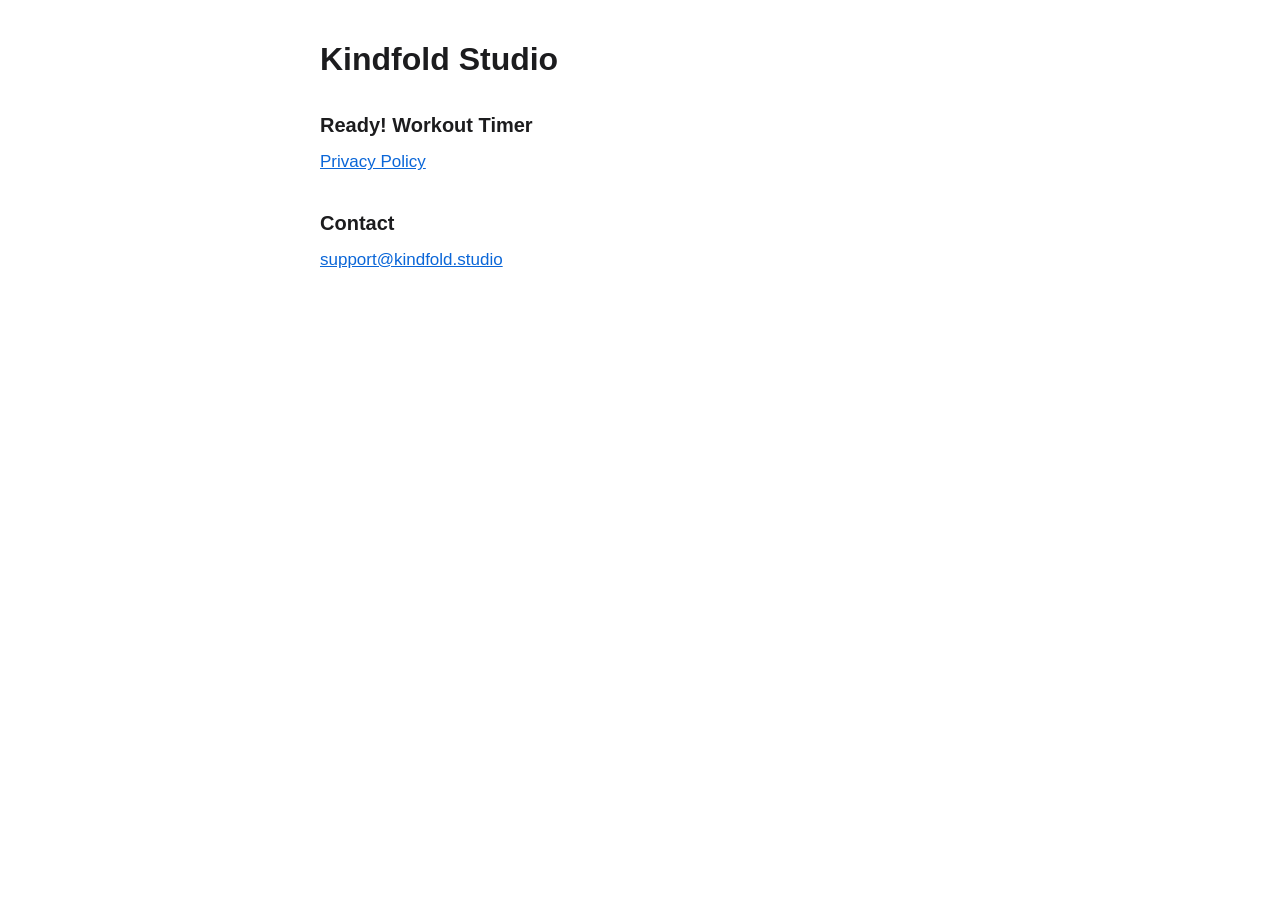
<file: index.html>
<!doctype html>
<html lang="en">
<head>
<meta charset="utf-8">
<meta name="viewport" content="width=device-width, initial-scale=1">
<title>Kindfold Studio</title>
<link rel="stylesheet" href="/style.css">
</head>
<body>
<main>
<h1>Kindfold Studio</h1>

<h2>Ready! Workout Timer</h2>
<p><a href="/ready/privacy/">Privacy Policy</a></p>

<h2>Contact</h2>
<p><a href="mailto:support@kindfold.studio">support@kindfold.studio</a></p>
</main>
</body>
</html>
</file>
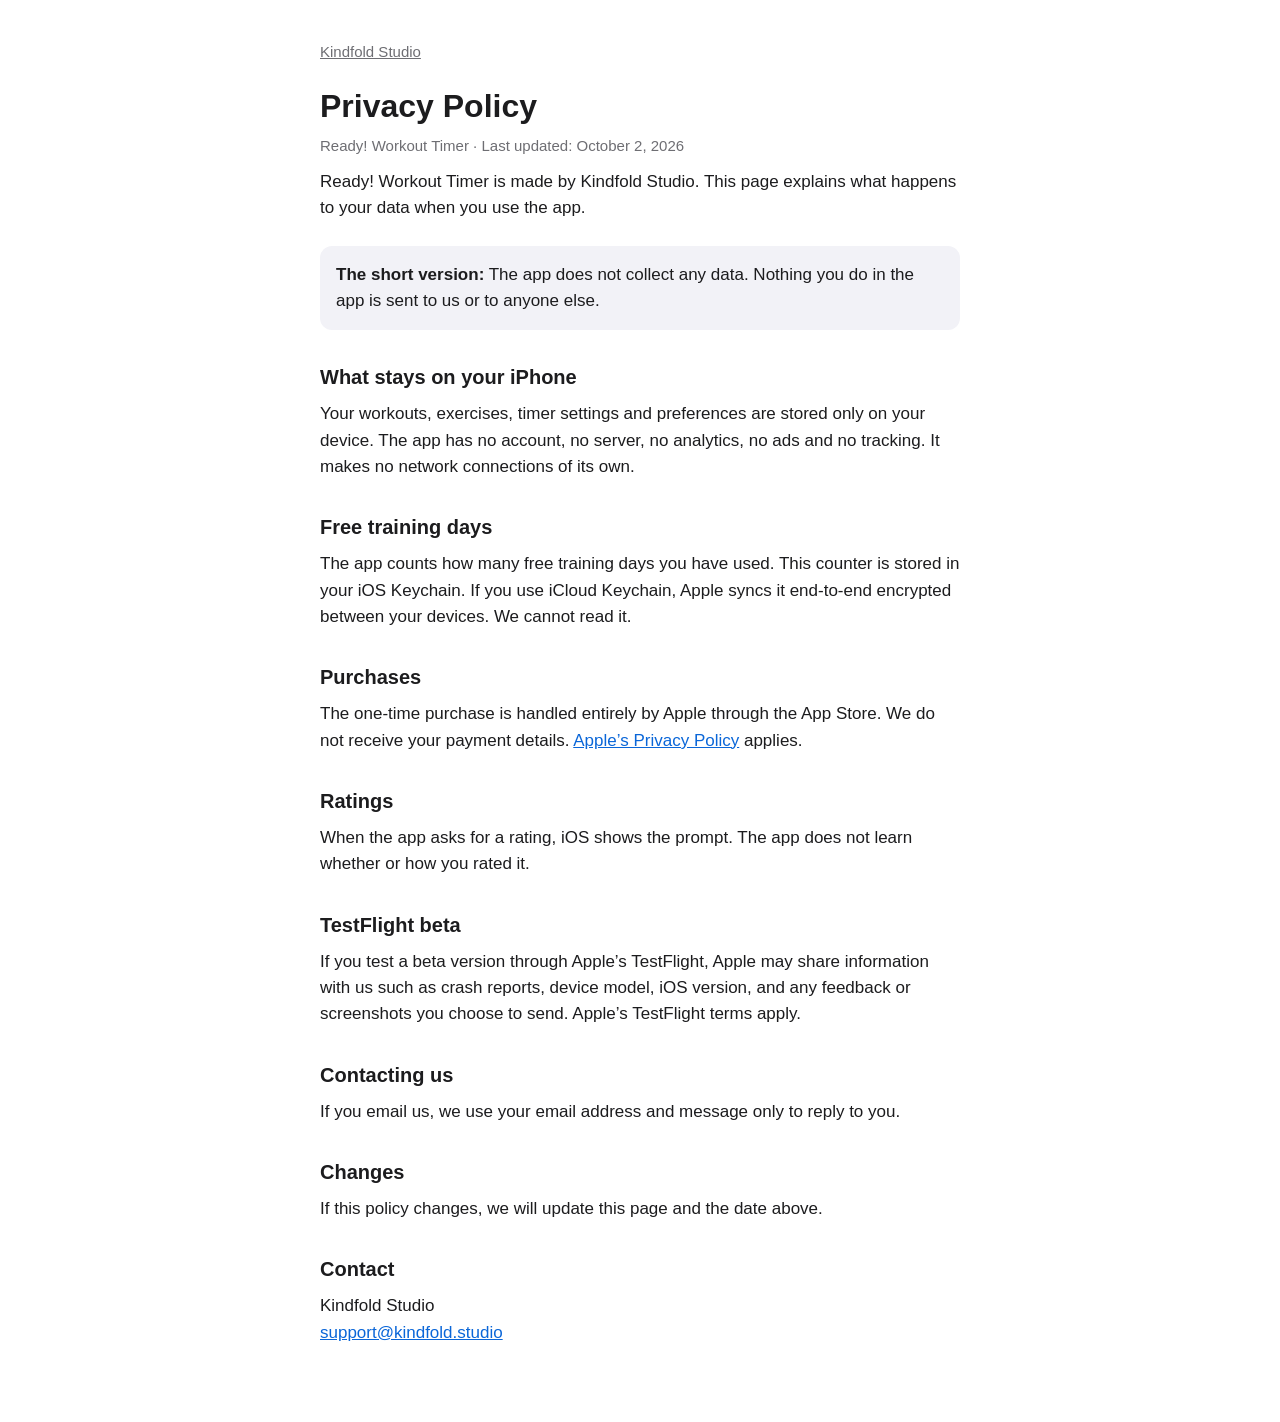
<file: ready/privacy/index.html>
<!doctype html>
<html lang="en">
<head>
<meta charset="utf-8">
<meta name="viewport" content="width=device-width, initial-scale=1">
<title>Privacy Policy – Ready! Workout Timer</title>
<link rel="stylesheet" href="/style.css">
</head>
<body>
<main>
<p class="back"><a href="/">Kindfold Studio</a></p>
<h1>Privacy Policy</h1>
<p class="meta">Ready! Workout Timer · Last updated: October 2, 2026</p>

<p>Ready! Workout Timer is made by Kindfold Studio. This page explains what happens to your data when you use the app.</p>

<p class="summary"><strong>The short version:</strong> The app does not collect any data. Nothing you do in the app is sent to us or to anyone else.</p>

<h2>What stays on your iPhone</h2>
<p>Your workouts, exercises, timer settings and preferences are stored only on your device. The app has no account, no server, no analytics, no ads and no tracking. It makes no network connections of its own.</p>

<h2>Free training days</h2>
<p>The app counts how many free training days you have used. This counter is stored in your iOS Keychain. If you use iCloud Keychain, Apple syncs it end-to-end encrypted between your devices. We cannot read it.</p>

<h2>Purchases</h2>
<p>The one-time purchase is handled entirely by Apple through the App Store. We do not receive your payment details. <a href="https://www.apple.com/legal/privacy/">Apple’s Privacy Policy</a> applies.</p>

<h2>Ratings</h2>
<p>When the app asks for a rating, iOS shows the prompt. The app does not learn whether or how you rated it.</p>

<h2>TestFlight beta</h2>
<p>If you test a beta version through Apple’s TestFlight, Apple may share information with us such as crash reports, device model, iOS version, and any feedback or screenshots you choose to send. Apple’s TestFlight terms apply.</p>

<h2>Contacting us</h2>
<p>If you email us, we use your email address and message only to reply to you.</p>

<h2>Changes</h2>
<p>If this policy changes, we will update this page and the date above.</p>

<h2>Contact</h2>
<p>Kindfold Studio<br><a href="mailto:support@kindfold.studio">support@kindfold.studio</a></p>
</main>
</body>
</html>
</file>
<file: style.css>
:root {
  --bg: #ffffff;
  --text: #1c1c1e;
  --muted: #6e6e73;
  --link: #0a66d8;
  --box: #f2f2f7;
}
@media (prefers-color-scheme: dark) {
  :root {
    --bg: #000000;
    --text: #f2f2f7;
    --muted: #98989f;
    --link: #4a9eff;
    --box: #1c1c1e;
  }
}
body {
  margin: 0;
  background: var(--bg);
  color: var(--text);
  font: 17px/1.55 -apple-system, BlinkMacSystemFont, "Helvetica Neue", Arial, sans-serif;
}
main {
  max-width: 640px;
  margin: 0 auto;
  padding: 40px 16px 64px;
}
h1 { font-size: 32px; line-height: 1.2; margin: 0 0 8px; }
h2 { font-size: 20px; margin: 32px 0 8px; }
p { margin: 0 0 12px; }
a { color: var(--link); }
.meta, .back { color: var(--muted); font-size: 15px; }
.back { margin-bottom: 24px; }
.back a { color: var(--muted); }
.summary { background: var(--box); border-radius: 12px; padding: 16px; margin: 24px 0; }
</file>
